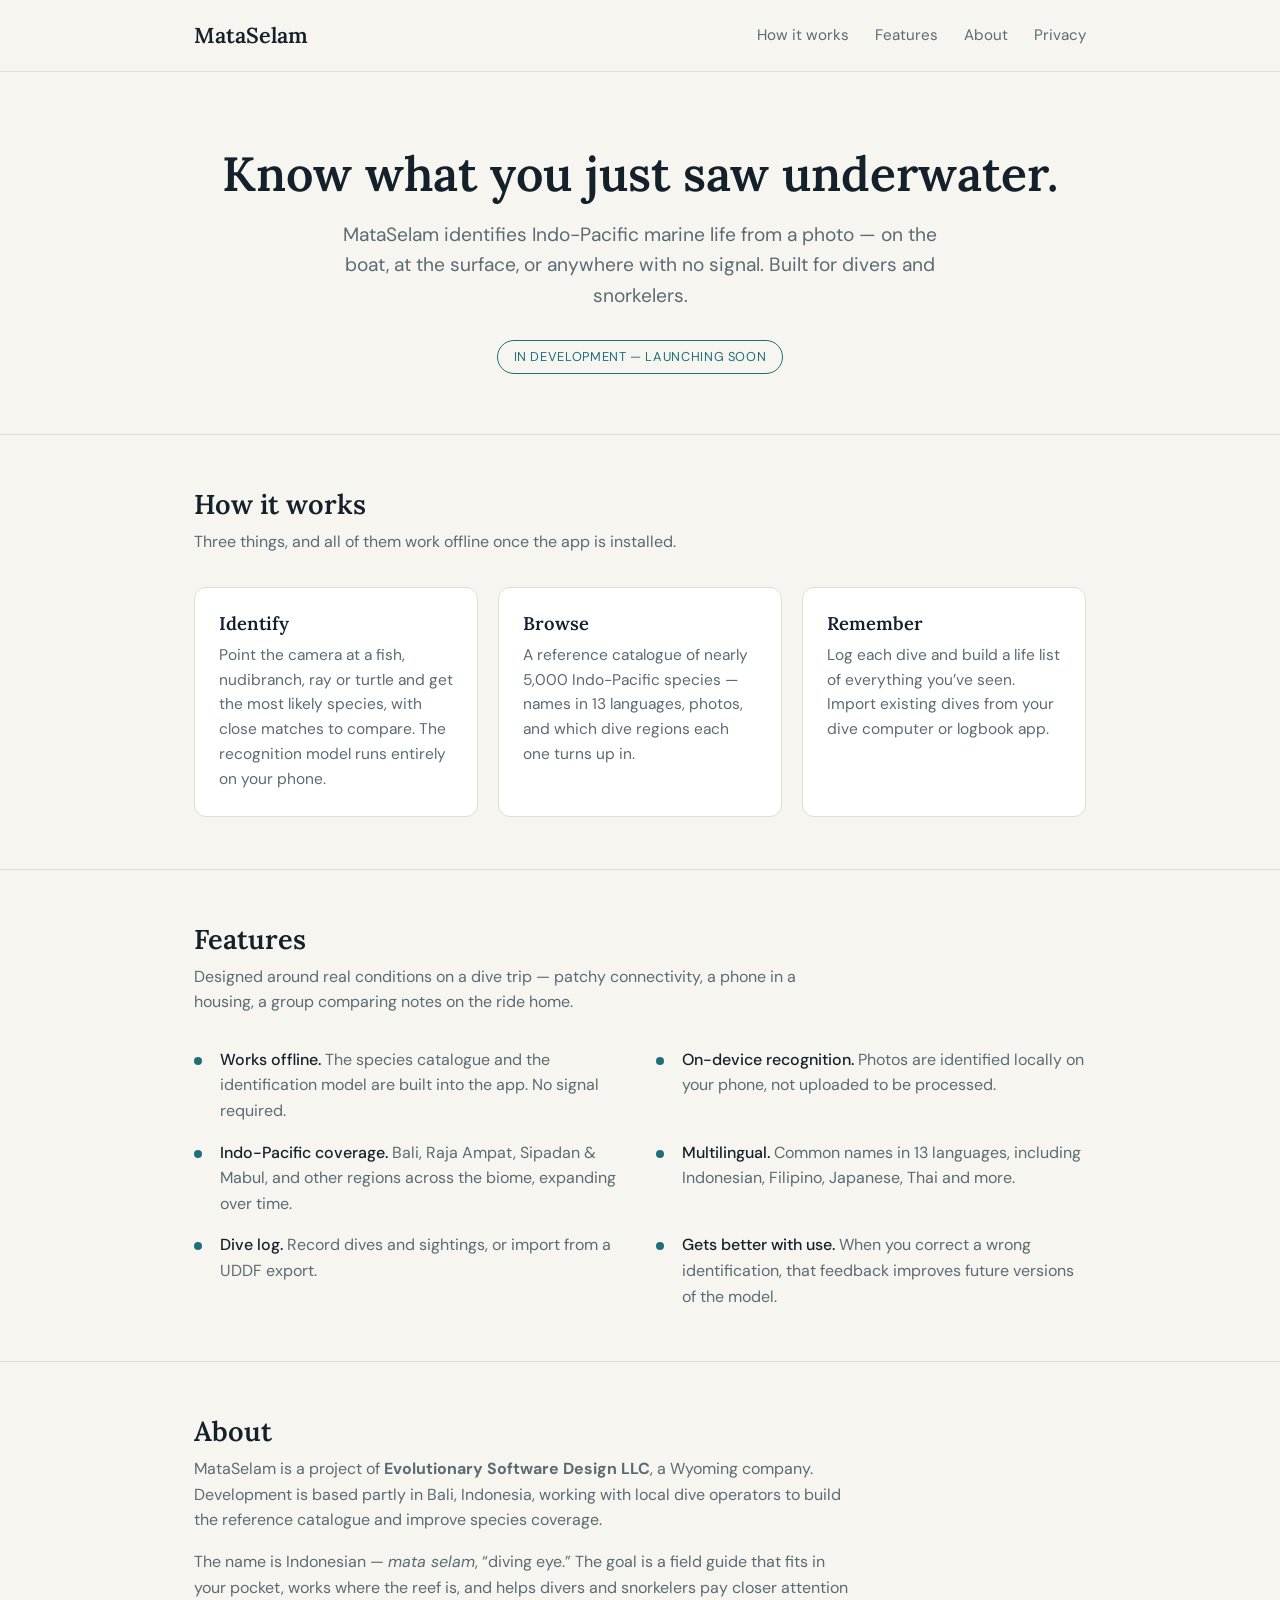
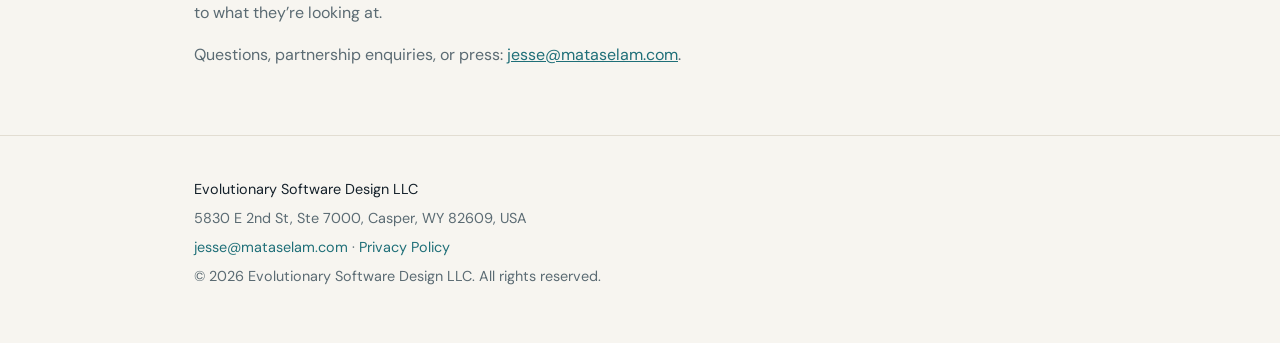
<file: index.html>
<!doctype html>
<html lang="en">
<head>
<meta charset="utf-8">
<meta name="viewport" content="width=device-width, initial-scale=1">
<title>MataSelam &mdash; Identify Indo-Pacific marine life</title>
<meta name="description" content="MataSelam is an offline-first mobile app that identifies Indo-Pacific marine life from a photo, for divers and snorkelers. A project of Evolutionary Software Design LLC.">
<link rel="canonical" href="https://mataselam.com/">
<meta property="og:title" content="MataSelam">
<meta property="og:description" content="An offline-first mobile app that identifies Indo-Pacific marine life from a photo, for divers and snorkelers.">
<meta property="og:type" content="website">
<meta property="og:url" content="https://mataselam.com/">
<link rel="preconnect" href="https://fonts.googleapis.com">
<link rel="preconnect" href="https://fonts.gstatic.com" crossorigin>
<link href="https://fonts.googleapis.com/css2?family=Lora:wght@600&family=DM+Sans:wght@400;500&display=swap" rel="stylesheet">
<link rel="stylesheet" href="/style.css">
</head>
<body>

<header class="site-header">
  <div class="wrap">
    <a class="brand" href="/">MataSelam</a>
    <nav class="site-nav">
      <a href="#how-it-works">How it works</a>
      <a href="#features">Features</a>
      <a href="#about">About</a>
      <a href="/privacy/">Privacy</a>
    </nav>
  </div>
</header>

<main>
  <section class="hero" style="border-top:none">
    <div class="wrap">
      <h1>Know what you just saw underwater.</h1>
      <p class="tagline">
        MataSelam identifies Indo-Pacific marine life from a photo &mdash; on the boat,
        at the surface, or anywhere with no signal. Built for divers and snorkelers.
      </p>
      <span class="badge">In development &mdash; launching soon</span>
    </div>
  </section>

  <section id="how-it-works">
    <div class="wrap">
      <h2>How it works</h2>
      <p class="lead">
        Three things, and all of them work offline once the app is installed.
      </p>
      <div class="cards">
        <div class="card">
          <h3>Identify</h3>
          <p>
            Point the camera at a fish, nudibranch, ray or turtle and get the most
            likely species, with close matches to compare. The recognition model
            runs entirely on your phone.
          </p>
        </div>
        <div class="card">
          <h3>Browse</h3>
          <p>
            A reference catalogue of nearly 5,000 Indo-Pacific species &mdash; names in
            13 languages, photos, and which dive regions each one turns up in.
          </p>
        </div>
        <div class="card">
          <h3>Remember</h3>
          <p>
            Log each dive and build a life list of everything you&rsquo;ve seen.
            Import existing dives from your dive computer or logbook app.
          </p>
        </div>
      </div>
    </div>
  </section>

  <section id="features">
    <div class="wrap">
      <h2>Features</h2>
      <p class="lead">
        Designed around real conditions on a dive trip &mdash; patchy connectivity,
        a phone in a housing, a group comparing notes on the ride home.
      </p>
      <ul class="features">
        <li><strong>Works offline.</strong> The species catalogue and the identification model are built into the app. No signal required.</li>
        <li><strong>On-device recognition.</strong> Photos are identified locally on your phone, not uploaded to be processed.</li>
        <li><strong>Indo-Pacific coverage.</strong> Bali, Raja Ampat, Sipadan &amp; Mabul, and other regions across the biome, expanding over time.</li>
        <li><strong>Multilingual.</strong> Common names in 13 languages, including Indonesian, Filipino, Japanese, Thai and more.</li>
        <li><strong>Dive log.</strong> Record dives and sightings, or import from a UDDF export.</li>
        <li><strong>Gets better with use.</strong> When you correct a wrong identification, that feedback improves future versions of the model.</li>
      </ul>
    </div>
  </section>

  <section id="about" class="about">
    <div class="wrap">
      <h2>About</h2>
      <p>
        MataSelam is a project of <strong>Evolutionary Software Design LLC</strong>, a
        Wyoming company. Development is based partly in Bali, Indonesia, working with
        local dive operators to build the reference catalogue and improve species coverage.
      </p>
      <p>
        The name is Indonesian &mdash; <em>mata selam</em>, &ldquo;diving eye.&rdquo; The goal is
        a field guide that fits in your pocket, works where the reef is, and helps divers
        and snorkelers pay closer attention to what they&rsquo;re looking at.
      </p>
      <p>
        Questions, partnership enquiries, or press:
        <a href="mailto:jesse@mataselam.com">jesse@mataselam.com</a>.
      </p>
    </div>
  </section>
</main>

<footer class="site-footer">
  <div class="wrap">
    <p class="company">Evolutionary Software Design LLC</p>
    <p>5830 E 2nd St, Ste 7000, Casper, WY 82609, USA</p>
    <p><a href="mailto:jesse@mataselam.com">jesse@mataselam.com</a> &middot; <a href="/privacy/">Privacy Policy</a></p>
    <p>&copy; 2026 Evolutionary Software Design LLC. All rights reserved.</p>
  </div>
</footer>

</body>
</html>
</file>
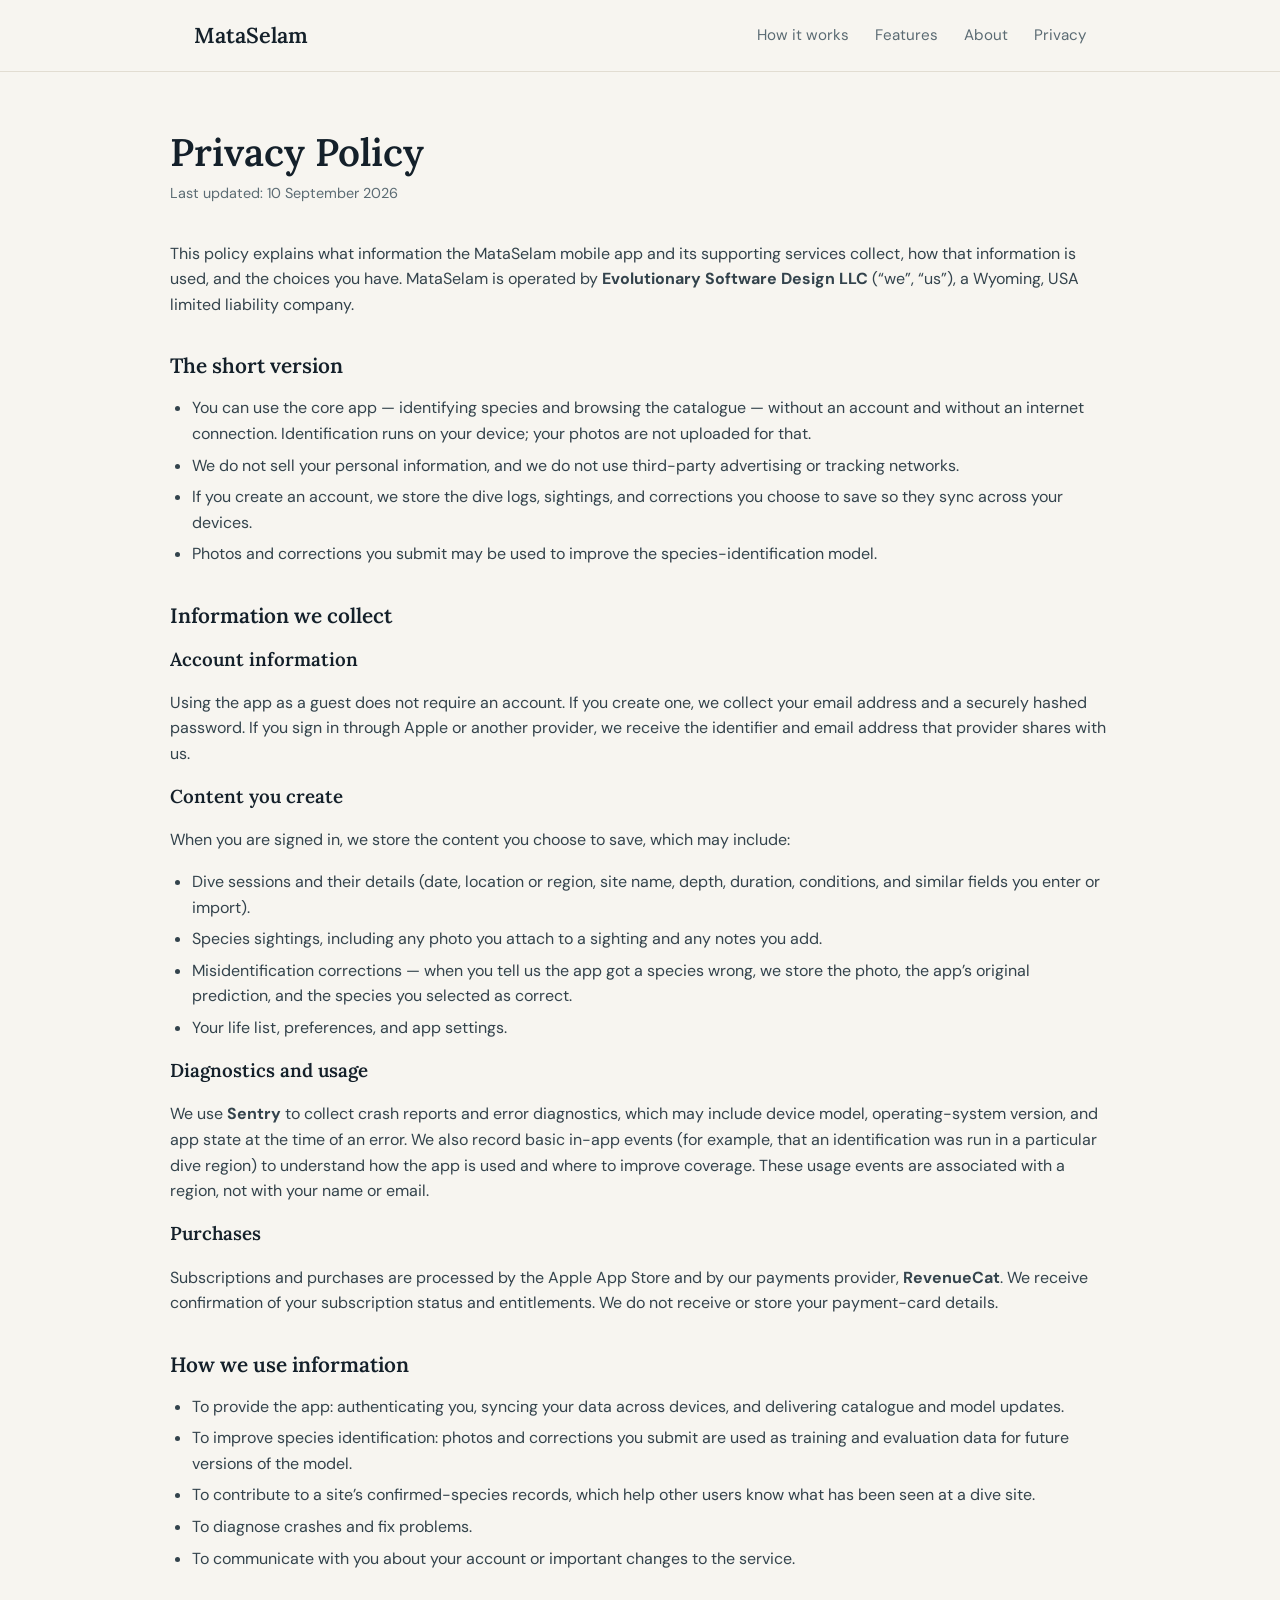
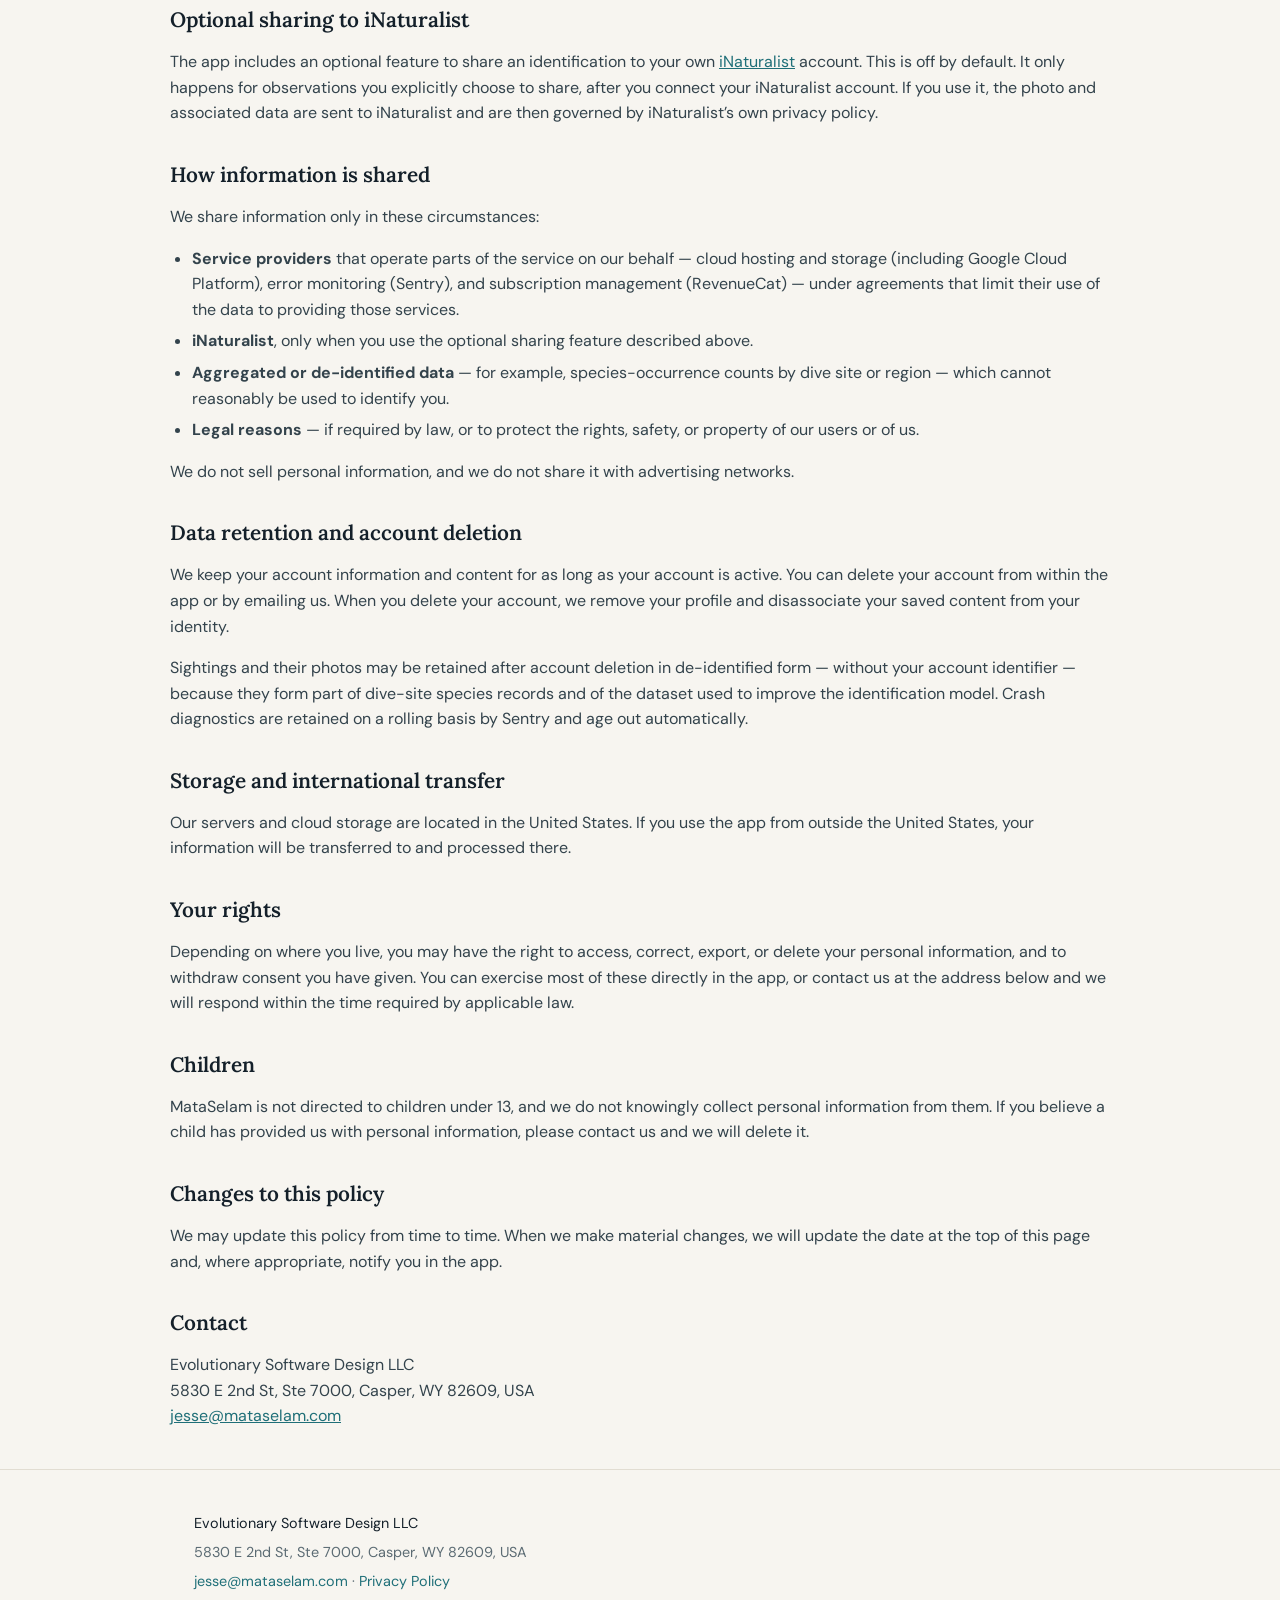
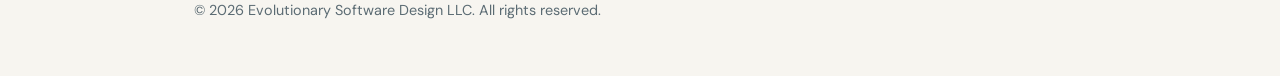
<file: privacy/index.html>
<!doctype html>
<html lang="en">
<head>
<meta charset="utf-8">
<meta name="viewport" content="width=device-width, initial-scale=1">
<title>Privacy Policy &mdash; MataSelam</title>
<meta name="description" content="How the MataSelam app collects, uses, and protects your information.">
<link rel="canonical" href="https://mataselam.com/privacy/">
<meta name="robots" content="index,follow">
<link rel="preconnect" href="https://fonts.googleapis.com">
<link rel="preconnect" href="https://fonts.gstatic.com" crossorigin>
<link href="https://fonts.googleapis.com/css2?family=Lora:wght@600&family=DM+Sans:wght@400;500&display=swap" rel="stylesheet">
<link rel="stylesheet" href="/style.css">
</head>
<body>

<header class="site-header">
  <div class="wrap">
    <a class="brand" href="/">MataSelam</a>
    <nav class="site-nav">
      <a href="/#how-it-works">How it works</a>
      <a href="/#features">Features</a>
      <a href="/#about">About</a>
      <a href="/privacy/">Privacy</a>
    </nav>
  </div>
</header>

<main class="wrap legal">
  <h1>Privacy Policy</h1>
  <p class="updated">Last updated: 10 September 2026</p>

  <p>
    This policy explains what information the MataSelam mobile app and its supporting
    services collect, how that information is used, and the choices you have. MataSelam
    is operated by <strong>Evolutionary Software Design LLC</strong> (&ldquo;we&rdquo;,
    &ldquo;us&rdquo;), a Wyoming, USA limited liability company.
  </p>

  <h2>The short version</h2>
  <ul>
    <li>You can use the core app &mdash; identifying species and browsing the catalogue &mdash; without an account and without an internet connection. Identification runs on your device; your photos are not uploaded for that.</li>
    <li>We do not sell your personal information, and we do not use third-party advertising or tracking networks.</li>
    <li>If you create an account, we store the dive logs, sightings, and corrections you choose to save so they sync across your devices.</li>
    <li>Photos and corrections you submit may be used to improve the species-identification model.</li>
  </ul>

  <h2>Information we collect</h2>

  <h3>Account information</h3>
  <p>
    Using the app as a guest does not require an account. If you create one, we collect
    your email address and a securely hashed password. If you sign in through Apple or
    another provider, we receive the identifier and email address that provider shares
    with us.
  </p>

  <h3>Content you create</h3>
  <p>When you are signed in, we store the content you choose to save, which may include:</p>
  <ul>
    <li>Dive sessions and their details (date, location or region, site name, depth, duration, conditions, and similar fields you enter or import).</li>
    <li>Species sightings, including any photo you attach to a sighting and any notes you add.</li>
    <li>Misidentification corrections &mdash; when you tell us the app got a species wrong, we store the photo, the app&rsquo;s original prediction, and the species you selected as correct.</li>
    <li>Your life list, preferences, and app settings.</li>
  </ul>

  <h3>Diagnostics and usage</h3>
  <p>
    We use <strong>Sentry</strong> to collect crash reports and error diagnostics, which
    may include device model, operating-system version, and app state at the time of an
    error. We also record basic in-app events (for example, that an identification was
    run in a particular dive region) to understand how the app is used and where to
    improve coverage. These usage events are associated with a region, not with your name
    or email.
  </p>

  <h3>Purchases</h3>
  <p>
    Subscriptions and purchases are processed by the Apple App Store and by our payments
    provider, <strong>RevenueCat</strong>. We receive confirmation of your subscription
    status and entitlements. We do not receive or store your payment-card details.
  </p>

  <h2>How we use information</h2>
  <ul>
    <li>To provide the app: authenticating you, syncing your data across devices, and delivering catalogue and model updates.</li>
    <li>To improve species identification: photos and corrections you submit are used as training and evaluation data for future versions of the model.</li>
    <li>To contribute to a site&rsquo;s confirmed-species records, which help other users know what has been seen at a dive site.</li>
    <li>To diagnose crashes and fix problems.</li>
    <li>To communicate with you about your account or important changes to the service.</li>
  </ul>

  <h2>Optional sharing to iNaturalist</h2>
  <p>
    The app includes an optional feature to share an identification to your own
    <a href="https://www.inaturalist.org/">iNaturalist</a> account. This is off by
    default. It only happens for observations you explicitly choose to share, after you
    connect your iNaturalist account. If you use it, the photo and associated data are
    sent to iNaturalist and are then governed by iNaturalist&rsquo;s own privacy policy.
  </p>

  <h2>How information is shared</h2>
  <p>We share information only in these circumstances:</p>
  <ul>
    <li><strong>Service providers</strong> that operate parts of the service on our behalf &mdash; cloud hosting and storage (including Google Cloud Platform), error monitoring (Sentry), and subscription management (RevenueCat) &mdash; under agreements that limit their use of the data to providing those services.</li>
    <li><strong>iNaturalist</strong>, only when you use the optional sharing feature described above.</li>
    <li><strong>Aggregated or de-identified data</strong> &mdash; for example, species-occurrence counts by dive site or region &mdash; which cannot reasonably be used to identify you.</li>
    <li><strong>Legal reasons</strong> &mdash; if required by law, or to protect the rights, safety, or property of our users or of us.</li>
  </ul>
  <p>We do not sell personal information, and we do not share it with advertising networks.</p>

  <h2>Data retention and account deletion</h2>
  <p>
    We keep your account information and content for as long as your account is active.
    You can delete your account from within the app or by emailing us. When you delete
    your account, we remove your profile and disassociate your saved content from your
    identity.
  </p>
  <p>
    Sightings and their photos may be retained after account deletion in de-identified
    form &mdash; without your account identifier &mdash; because they form part of dive-site
    species records and of the dataset used to improve the identification model. Crash
    diagnostics are retained on a rolling basis by Sentry and age out automatically.
  </p>

  <h2>Storage and international transfer</h2>
  <p>
    Our servers and cloud storage are located in the United States. If you use the app
    from outside the United States, your information will be transferred to and processed
    there.
  </p>

  <h2>Your rights</h2>
  <p>
    Depending on where you live, you may have the right to access, correct, export, or
    delete your personal information, and to withdraw consent you have given. You can
    exercise most of these directly in the app, or contact us at the address below and we
    will respond within the time required by applicable law.
  </p>

  <h2>Children</h2>
  <p>
    MataSelam is not directed to children under 13, and we do not knowingly collect
    personal information from them. If you believe a child has provided us with personal
    information, please contact us and we will delete it.
  </p>

  <h2>Changes to this policy</h2>
  <p>
    We may update this policy from time to time. When we make material changes, we will
    update the date at the top of this page and, where appropriate, notify you in the
    app.
  </p>

  <h2>Contact</h2>
  <p>
    Evolutionary Software Design LLC<br>
    5830 E 2nd St, Ste 7000, Casper, WY 82609, USA<br>
    <a href="mailto:jesse@mataselam.com">jesse@mataselam.com</a>
  </p>
</main>

<footer class="site-footer">
  <div class="wrap">
    <p class="company">Evolutionary Software Design LLC</p>
    <p>5830 E 2nd St, Ste 7000, Casper, WY 82609, USA</p>
    <p><a href="mailto:jesse@mataselam.com">jesse@mataselam.com</a> &middot; <a href="/privacy/">Privacy Policy</a></p>
    <p>&copy; 2026 Evolutionary Software Design LLC. All rights reserved.</p>
  </div>
</footer>

</body>
</html>
</file>
<file: style.css>
:root {
  --ink: #14202a;
  --muted: #5b6b73;
  --bg: #f7f5f0;
  --surface: #ffffff;
  --accent: #1f6f78;
  --accent-dark: #164f56;
  --border: #e2ddd2;
  --maxw: 940px;
}

* { box-sizing: border-box; }

html, body {
  margin: 0;
  padding: 0;
  background: var(--bg);
  color: var(--ink);
  font-family: 'DM Sans', -apple-system, BlinkMacSystemFont, 'Segoe UI', sans-serif;
  line-height: 1.6;
  -webkit-font-smoothing: antialiased;
}

h1, h2, h3 {
  font-family: 'Lora', Georgia, serif;
  font-weight: 600;
  color: var(--ink);
  line-height: 1.25;
}

a { color: var(--accent); }
a:hover { color: var(--accent-dark); }

.wrap {
  max-width: var(--maxw);
  margin: 0 auto;
  padding: 0 24px;
}

/* Header */
.site-header {
  border-bottom: 1px solid var(--border);
  background: var(--bg);
}
.site-header .wrap {
  display: flex;
  align-items: center;
  justify-content: space-between;
  flex-wrap: wrap;
  gap: 8px 20px;
  padding-top: 18px;
  padding-bottom: 18px;
}
.brand {
  font-family: 'Lora', Georgia, serif;
  font-weight: 600;
  font-size: 1.35rem;
  color: var(--ink);
  text-decoration: none;
}
.site-nav a {
  text-decoration: none;
  color: var(--muted);
  font-size: 0.95rem;
  margin-left: 22px;
}
.site-nav a:hover { color: var(--accent); }
.site-nav a:first-child { margin-left: 0; }

/* Hero */
.hero {
  padding: 72px 0 60px;
  text-align: center;
}
.hero h1 {
  font-size: clamp(2.1rem, 5vw, 3rem);
  margin: 0 0 16px;
}
.hero .tagline {
  font-size: 1.2rem;
  color: var(--muted);
  max-width: 620px;
  margin: 0 auto 28px;
}
.badge {
  display: inline-block;
  font-size: 0.8rem;
  letter-spacing: 0.05em;
  text-transform: uppercase;
  color: var(--accent);
  border: 1px solid var(--accent);
  border-radius: 999px;
  padding: 6px 16px;
}

/* Sections */
section { padding: 52px 0; border-top: 1px solid var(--border); }
section h2 {
  font-size: 1.7rem;
  margin: 0 0 8px;
}
section .lead {
  color: var(--muted);
  max-width: 640px;
  margin: 0 0 32px;
}

/* Cards */
.cards {
  display: grid;
  grid-template-columns: repeat(3, 1fr);
  gap: 20px;
}
.card {
  background: var(--surface);
  border: 1px solid var(--border);
  border-radius: 12px;
  padding: 24px;
}
.card h3 {
  font-size: 1.15rem;
  margin: 0 0 8px;
}
.card p {
  margin: 0;
  color: var(--muted);
  font-size: 0.97rem;
}

/* Feature list */
.features {
  list-style: none;
  padding: 0;
  margin: 0;
  display: grid;
  grid-template-columns: repeat(2, 1fr);
  gap: 16px 32px;
}
.features li {
  padding-left: 26px;
  position: relative;
  color: var(--muted);
}
.features li::before {
  content: "";
  position: absolute;
  left: 0;
  top: 0.62em;
  width: 8px;
  height: 8px;
  border-radius: 50%;
  background: var(--accent);
}
.features li strong { color: var(--ink); font-weight: 500; }

/* About */
.about p { max-width: 660px; color: var(--muted); }
.about p:first-of-type { margin-top: 0; }

/* Footer */
.site-footer {
  border-top: 1px solid var(--border);
  padding: 36px 0 48px;
  font-size: 0.9rem;
  color: var(--muted);
}
.site-footer a { color: var(--accent); text-decoration: none; }
.site-footer a:hover { text-decoration: underline; }
.site-footer .company { color: var(--ink); }
.site-footer p { margin: 6px 0; }

/* Legal pages */
.legal { padding: 56px 0 24px; }
.legal h1 { font-size: clamp(1.9rem, 4vw, 2.4rem); margin: 0 0 6px; }
.legal .updated { color: var(--muted); font-size: 0.9rem; margin: 0 0 36px; }
.legal h2 { font-size: 1.3rem; margin: 36px 0 10px; }
.legal p, .legal li { color: #33434c; }
.legal ul { padding-left: 22px; }
.legal li { margin: 6px 0; }

@media (max-width: 720px) {
  .cards { grid-template-columns: 1fr; }
  .features { grid-template-columns: 1fr; }
  .hero { padding: 52px 0 44px; }
}
</file>
